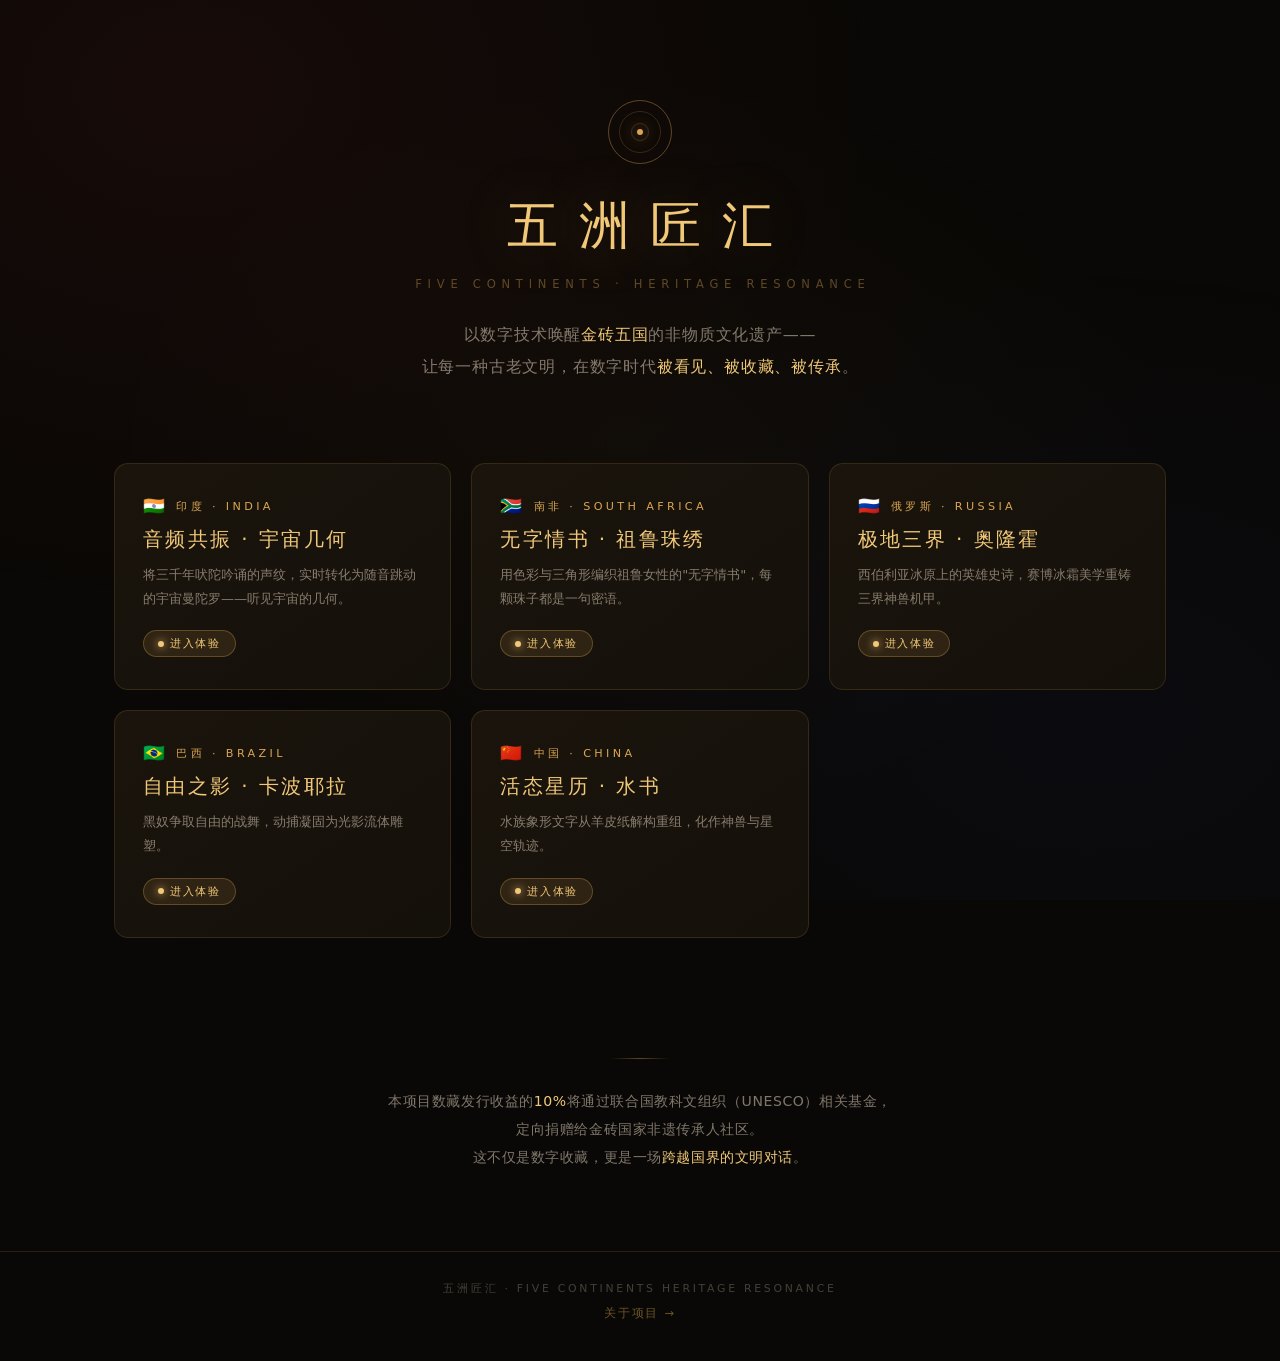
<file: index.html>
<!DOCTYPE html>
<html lang="zh-CN">
<head>
<meta charset="UTF-8">
<meta name="viewport" content="width=device-width, initial-scale=1.0">
<meta name="theme-color" content="#0a0806">
<title>五洲匠汇 · 金砖非遗数字藏品</title>
<meta property="og:title" content="五洲匠汇 · 金砖非遗数字藏品">
<meta property="og:description" content="让金砖非遗在数字时代被看见、被收藏、被传承">
<meta name="description" content="五洲匠汇——金砖五国非物质文化遗产数字藏品平台">
<style>
*{margin:0;padding:0;box-sizing:border-box}
:root{
  --bg:#0a0806;--bg2:#14100a;--card:#1a140c;--card-hover:#221a10;
  --gold:#DAA552;--gold-bright:#F0C878;--gold-dim:rgba(218,165,82,.4);
  --text:#F5E6D0;--text-dim:rgba(245,230,208,.5);--border:rgba(218,165,82,.15);
}
html{scroll-behavior:smooth}
body{
  background:var(--bg);color:var(--text);font-family:'Segoe UI','PingFang SC','Microsoft YaHei',system-ui,sans-serif;
  -webkit-font-smoothing:antialiased;min-height:100vh;overflow-x:hidden;
}
body::before{
  content:'';position:fixed;inset:0;z-index:0;pointer-events:none;
  background:
    radial-gradient(ellipse at 15% 10%,rgba(192,57,43,.07) 0%,transparent 45%),
    radial-gradient(ellipse at 85% 80%,rgba(30,64,175,.06) 0%,transparent 45%),
    radial-gradient(ellipse at 50% 50%,rgba(218,165,82,.03) 0%,transparent 60%);
}

/* ── Hero ── */
.hero{
  position:relative;z-index:1;text-align:center;padding:100px 24px 60px;
}
.hero-ornament{
  width:64px;height:64px;margin:0 auto 28px;border:1px solid var(--gold-dim);
  border-radius:50%;position:relative;animation:spin 60s linear infinite;
}
.hero-ornament::before,.hero-ornament::after{
  content:'';position:absolute;border-radius:50%;border:1px solid rgba(218,165,82,.2);
}
.hero-ornament::before{inset:10px;animation:spin 40s linear infinite reverse}
.hero-ornament::after{inset:22px;animation:spin 25s linear infinite}
.hero-ornament .dot{
  position:absolute;top:50%;left:50%;width:6px;height:6px;background:var(--gold);
  border-radius:50%;transform:translate(-50%,-50%);box-shadow:0 0 16px var(--gold);
}
@keyframes spin{to{transform:rotate(360deg)}}
.hero h1{
  font-size:clamp(2rem,5vw,3.2rem);font-weight:300;letter-spacing:.4em;
  color:var(--gold-bright);text-shadow:0 0 60px rgba(218,165,82,.25);
  margin-bottom:16px;padding-left:.4em;
}
.hero .en{
  font-size:.72rem;letter-spacing:.5em;color:var(--gold-dim);
  margin-bottom:28px;padding-left:.5em;
}
.hero .tagline{
  font-size:1rem;line-height:2;color:var(--text-dim);max-width:560px;
  margin:0 auto;letter-spacing:.05em;
}
.hero .tagline em{color:var(--gold-bright);font-style:normal}

/* ── 项目网格 ── */
.grid{
  position:relative;z-index:1;max-width:1100px;margin:0 auto;padding:20px 24px 80px;
  display:grid;grid-template-columns:repeat(auto-fill,minmax(300px,1fr));gap:20px;
}
.card{
  position:relative;display:block;padding:32px 28px;border-radius:14px;
  background:linear-gradient(145deg,var(--card),var(--bg2));
  border:1px solid var(--border);text-decoration:none;color:inherit;
  transition:all .35s cubic-bezier(.2,.8,.2,1);overflow:hidden;
}
.card::before{
  content:'';position:absolute;top:0;left:0;right:0;height:2px;
  background:linear-gradient(90deg,transparent,var(--gold),transparent);
  opacity:0;transition:opacity .35s;
}
.card:not(.soon):hover{
  transform:translateY(-4px);border-color:rgba(218,165,82,.4);
  box-shadow:0 12px 40px rgba(0,0,0,.5),0 0 30px rgba(218,165,82,.08);
  background:linear-gradient(145deg,var(--card-hover),var(--card));
}
.card:not(.soon):hover::before{opacity:1}
.card.soon{opacity:.55;cursor:default}
.card-country{
  font-size:.7rem;letter-spacing:.3em;color:var(--gold);margin-bottom:10px;
  display:flex;align-items:center;gap:8px;
}
.card-country .flag{font-size:1.1rem}
.card-title{
  font-size:1.25rem;font-weight:400;letter-spacing:.12em;color:var(--gold-bright);
  margin-bottom:10px;
}
.card-desc{
  font-size:.82rem;line-height:1.8;color:var(--text-dim);margin-bottom:20px;
}
.card-status{
  display:inline-flex;align-items:center;gap:6px;font-size:.7rem;letter-spacing:.15em;
  padding:5px 14px;border-radius:20px;
}
.card-status.live{
  background:rgba(218,165,82,.12);color:var(--gold-bright);
  border:1px solid rgba(218,165,82,.3);
}
.card-status.live::before{
  content:'';width:6px;height:6px;border-radius:50%;background:var(--gold-bright);
  box-shadow:0 0 8px var(--gold-bright);animation:pulse 2s infinite;
}
.card-status.soon{
  background:rgba(255,255,255,.04);color:var(--text-dim);
  border:1px solid rgba(255,255,255,.08);
}
@keyframes pulse{0%,100%{opacity:1}50%{opacity:.4}}
.card-arrow{
  position:absolute;right:24px;bottom:28px;font-size:1.2rem;color:var(--gold-dim);
  transition:all .3s;opacity:0;
}
.card:not(.soon):hover .card-arrow{opacity:1;transform:translateX(4px);color:var(--gold-bright)}

/* ── 公益宣言 ── */
.pledge{
  position:relative;z-index:1;max-width:680px;margin:0 auto;padding:40px 24px 80px;text-align:center;
}
.pledge-line{
  width:60px;height:1px;background:linear-gradient(90deg,transparent,var(--gold-dim),transparent);
  margin:0 auto 28px;
}
.pledge p{
  font-size:.88rem;line-height:2;color:var(--text-dim);letter-spacing:.04em;
}
.pledge p em{color:var(--gold-bright);font-style:normal}

/* ── 页脚 ── */
footer{
  position:relative;z-index:1;text-align:center;padding:30px 24px 40px;
  border-top:1px solid var(--border);
}
footer p{font-size:.68rem;letter-spacing:.25em;color:rgba(245,230,208,.25)}
.footer-link{
  display:inline-block;margin-top:10px;font-size:.72rem;letter-spacing:.15em;
  color:rgba(255,200,87,.4);text-decoration:none;transition:color .3s;
}
.footer-link:hover{color:var(--gold-bright)}

/* ── 响应式 ── */
@media(max-width:640px){
  .hero{padding:70px 20px 40px}
  .grid{padding:10px 16px 50px;gap:14px;grid-template-columns:1fr}
  .card{padding:24px 20px}
}
</style>
</head>
<body>

<section class="hero">
  <div class="hero-ornament"><div class="dot"></div></div>
  <h1>五洲匠汇</h1>
  <p class="en">FIVE CONTINENTS · HERITAGE RESONANCE</p>
  <p class="tagline">
    以数字技术唤醒<em>金砖五国</em>的非物质文化遗产——<br>
    让每一种古老文明，在数字时代<em>被看见、被收藏、被传承</em>。
  </p>
</section>

<section class="grid">

  <a class="card" href="india/">
    <div class="card-country"><span class="flag">🇮🇳</span> 印度 · INDIA</div>
    <h2 class="card-title">音频共振 · 宇宙几何</h2>
    <p class="card-desc">将三千年吠陀吟诵的声纹，实时转化为随音跳动的宇宙曼陀罗——听见宇宙的几何。</p>
    <span class="card-status live">进入体验</span>
    <span class="card-arrow">→</span>
  </a>

  <a class="card" href="zulu/">
    <div class="card-country"><span class="flag">🇿🇦</span> 南非 · SOUTH AFRICA</div>
    <h2 class="card-title">无字情书 · 祖鲁珠绣</h2>
    <p class="card-desc">用色彩与三角形编织祖鲁女性的"无字情书"，每颗珠子都是一句密语。</p>
    <span class="card-status live">进入体验</span>
    <span class="card-arrow">→</span>
  </a>

  <a class="card" href="russia/">
    <div class="card-country"><span class="flag">🇷🇺</span> 俄罗斯 · RUSSIA</div>
    <h2 class="card-title">极地三界 · 奥隆霍</h2>
    <p class="card-desc">西伯利亚冰原上的英雄史诗，赛博冰霜美学重铸三界神兽机甲。</p>
    <span class="card-status live">进入体验</span>
    <span class="card-arrow">→</span>
  </a>

  <a class="card" href="brazil/">
    <div class="card-country"><span class="flag">🇧🇷</span> 巴西 · BRAZIL</div>
    <h2 class="card-title">自由之影 · 卡波耶拉</h2>
    <p class="card-desc">黑奴争取自由的战舞，动捕凝固为光影流体雕塑。</p>
    <span class="card-status live">进入体验</span>
    <span class="card-arrow">→</span>
  </a>

  <a class="card" href="https://4ktyj09crz99a.feishuapp.com/app/app_17bzq8pfve2" target="_blank" rel="noopener">
    <div class="card-country"><span class="flag">🇨🇳</span> 中国 · CHINA</div>
    <h2 class="card-title">活态星历 · 水书</h2>
    <p class="card-desc">水族象形文字从羊皮纸解构重组，化作神兽与星空轨迹。</p>
    <span class="card-status live">进入体验</span>
    <span class="card-arrow">↗</span>
  </a>

</section>

<section class="pledge">
  <div class="pledge-line"></div>
  <p>
    本项目数藏发行收益的<em>10%</em>将通过联合国教科文组织（UNESCO）相关基金，<br>
    定向捐赠给金砖国家非遗传承人社区。<br>
    这不仅是数字收藏，更是一场<em>跨越国界的文明对话</em>。
  </p>
</section>

<footer>
  <p>五洲匠汇 · FIVE CONTINENTS HERITAGE RESONANCE</p>
  <a href="about/" class="footer-link">关于项目 →</a>
</footer>

</body>
</html>
</file>
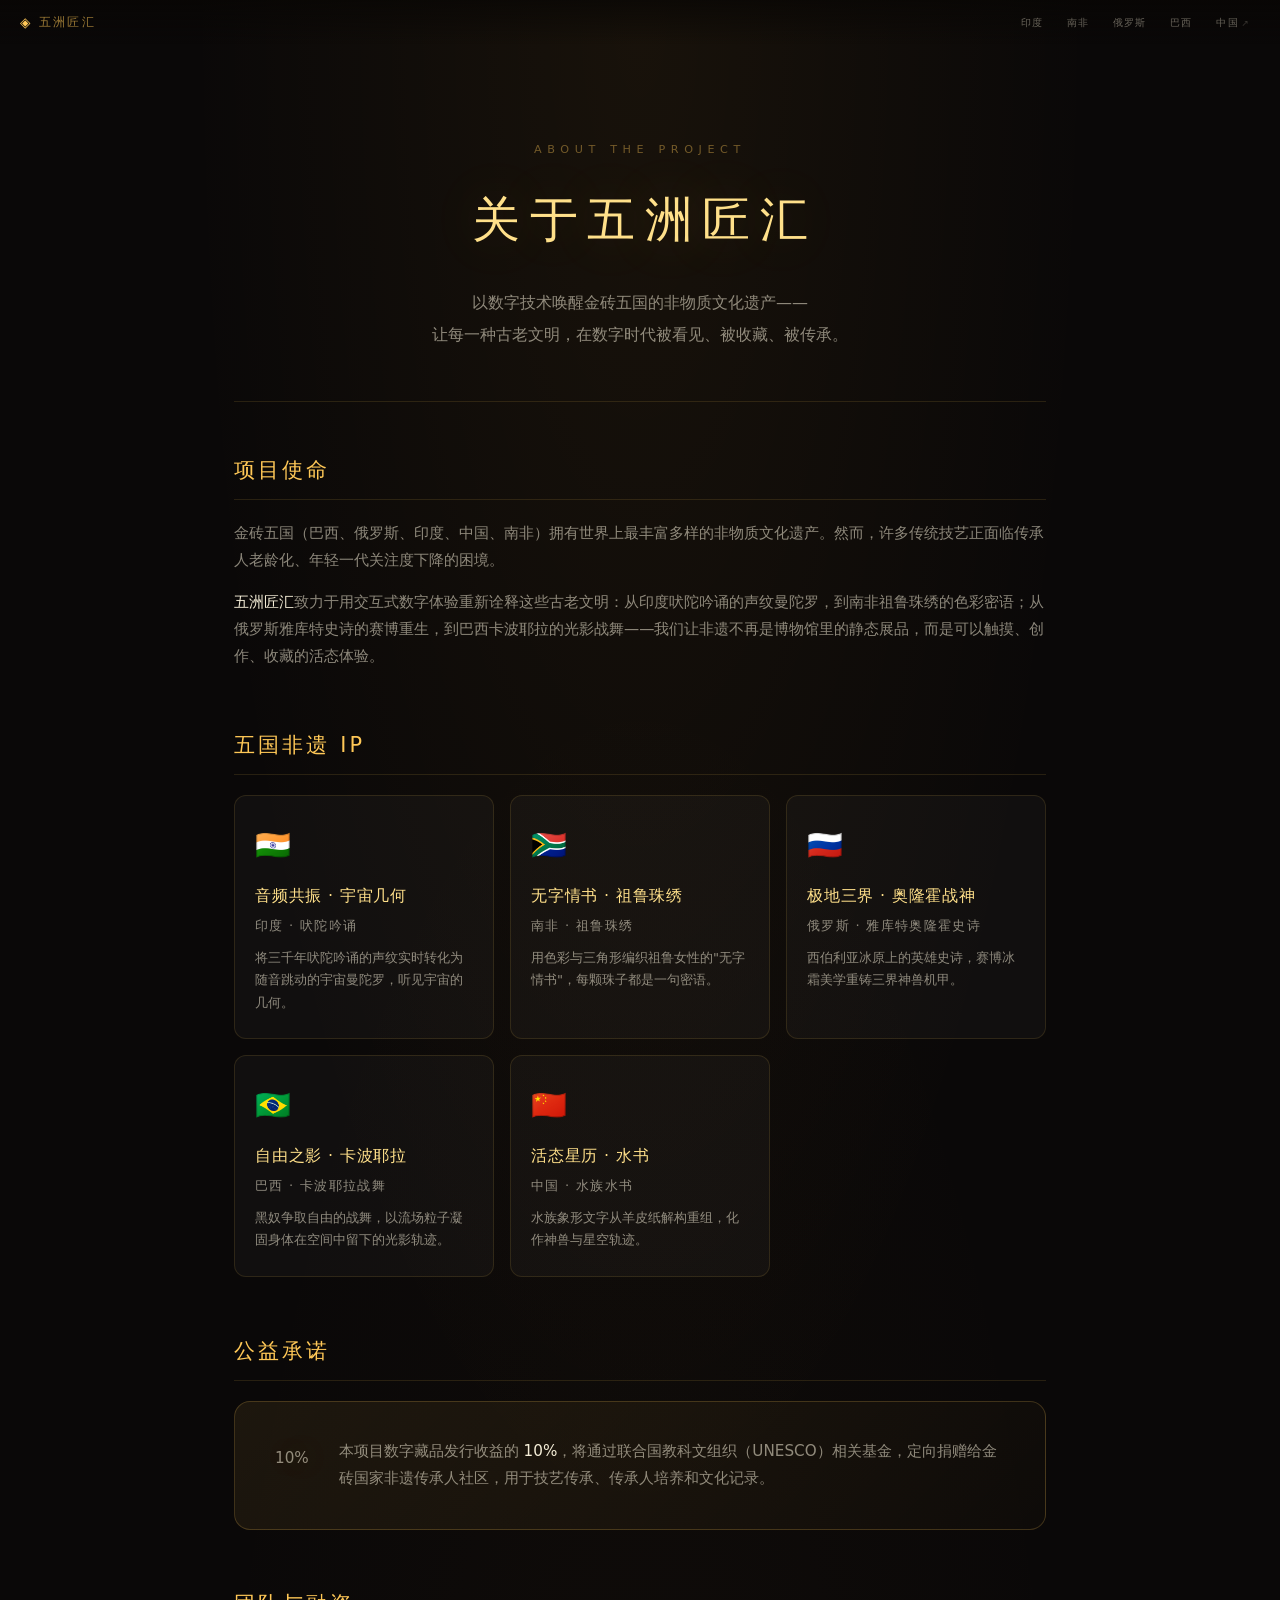
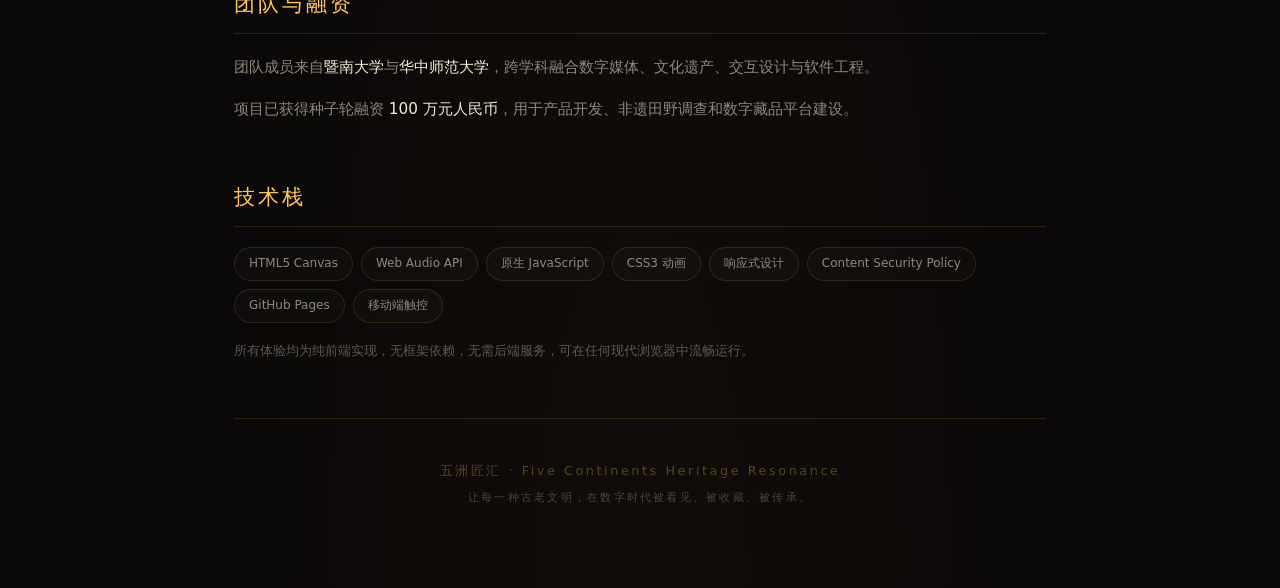
<file: about/index.html>
<!DOCTYPE html>
<html lang="zh-CN">
<head>
<meta charset="UTF-8">
<meta name="viewport" content="width=device-width, initial-scale=1.0">
<meta name="theme-color" content="#0a0808">
<title>关于项目 | 五洲匠汇</title>
<meta name="description" content="五洲匠汇——金砖五国非物质文化遗产数字藏品平台，以数字技术唤醒古老文明">
<meta http-equiv="Content-Security-Policy" content="default-src 'self'; img-src 'self' data:; style-src 'self'; script-src 'self'; object-src 'none'; base-uri 'none';">
<link rel="icon" href="data:image/svg+xml,<svg xmlns='http://www.w3.org/2000/svg' viewBox='0 0 100 100'><text y='.9em' font-size='90'>◈</text></svg>">
<link rel="stylesheet" href="../assets/nav.css">
<link rel="stylesheet" href="style.css">
</head>
<body>

<main class="about-page">

  <section class="hero-section">
    <p class="hero-en">ABOUT THE PROJECT</p>
    <h1>关于五洲匠汇</h1>
    <p class="hero-tagline">以数字技术唤醒金砖五国的非物质文化遗产——<br>让每一种古老文明，在数字时代被看见、被收藏、被传承。</p>
  </section>

  <section class="content-section">
    <h2>项目使命</h2>
    <p>金砖五国（巴西、俄罗斯、印度、中国、南非）拥有世界上最丰富多样的非物质文化遗产。然而，许多传统技艺正面临传承人老龄化、年轻一代关注度下降的困境。</p>
    <p><strong>五洲匠汇</strong>致力于用交互式数字体验重新诠释这些古老文明：从印度吠陀吟诵的声纹曼陀罗，到南非祖鲁珠绣的色彩密语；从俄罗斯雅库特史诗的赛博重生，到巴西卡波耶拉的光影战舞——我们让非遗不再是博物馆里的静态展品，而是可以触摸、创作、收藏的活态体验。</p>
  </section>

  <section class="content-section">
    <h2>五国非遗 IP</h2>
    <div class="ip-grid">
      <div class="ip-card">
        <span class="ip-flag">🇮🇳</span>
        <h3>音频共振 · 宇宙几何</h3>
        <p class="ip-sub">印度 · 吠陀吟诵</p>
        <p>将三千年吠陀吟诵的声纹实时转化为随音跳动的宇宙曼陀罗，听见宇宙的几何。</p>
      </div>
      <div class="ip-card">
        <span class="ip-flag">🇿🇦</span>
        <h3>无字情书 · 祖鲁珠绣</h3>
        <p class="ip-sub">南非 · 祖鲁珠绣</p>
        <p>用色彩与三角形编织祖鲁女性的"无字情书"，每颗珠子都是一句密语。</p>
      </div>
      <div class="ip-card">
        <span class="ip-flag">🇷🇺</span>
        <h3>极地三界 · 奥隆霍战神</h3>
        <p class="ip-sub">俄罗斯 · 雅库特奥隆霍史诗</p>
        <p>西伯利亚冰原上的英雄史诗，赛博冰霜美学重铸三界神兽机甲。</p>
      </div>
      <div class="ip-card">
        <span class="ip-flag">🇧🇷</span>
        <h3>自由之影 · 卡波耶拉</h3>
        <p class="ip-sub">巴西 · 卡波耶拉战舞</p>
        <p>黑奴争取自由的战舞，以流场粒子凝固身体在空间中留下的光影轨迹。</p>
      </div>
      <div class="ip-card">
        <span class="ip-flag">🇨🇳</span>
        <h3>活态星历 · 水书</h3>
        <p class="ip-sub">中国 · 水族水书</p>
        <p>水族象形文字从羊皮纸解构重组，化作神兽与星空轨迹。</p>
      </div>
    </div>
  </section>

  <section class="content-section pledge-section">
    <h2>公益承诺</h2>
    <div class="pledge-box">
      <p class="pledge-number">10%</p>
      <p class="pledge-text">本项目数字藏品发行收益的 <strong>10%</strong>，将通过联合国教科文组织（UNESCO）相关基金，定向捐赠给金砖国家非遗传承人社区，用于技艺传承、传承人培养和文化记录。</p>
    </div>
  </section>

  <section class="content-section">
    <h2>团队与融资</h2>
    <p>团队成员来自<strong>暨南大学</strong>与<strong>华中师范大学</strong>，跨学科融合数字媒体、文化遗产、交互设计与软件工程。</p>
    <p>项目已获得种子轮融资 <strong>100 万元人民币</strong>，用于产品开发、非遗田野调查和数字藏品平台建设。</p>
  </section>

  <section class="content-section">
    <h2>技术栈</h2>
    <div class="tech-tags">
      <span>HTML5 Canvas</span>
      <span>Web Audio API</span>
      <span>原生 JavaScript</span>
      <span>CSS3 动画</span>
      <span>响应式设计</span>
      <span>Content Security Policy</span>
      <span>GitHub Pages</span>
      <span>移动端触控</span>
    </div>
    <p class="tech-note">所有体验均为纯前端实现，无框架依赖，无需后端服务，可在任何现代浏览器中流畅运行。</p>
  </section>

  <footer class="about-footer">
    <p>五洲匠汇 · Five Continents Heritage Resonance</p>
    <p class="footer-sub">让每一种古老文明，在数字时代被看见、被收藏、被传承。</p>
  </footer>

</main>

<script src="../assets/nav.js"></script>
</body>
</html>
</file>
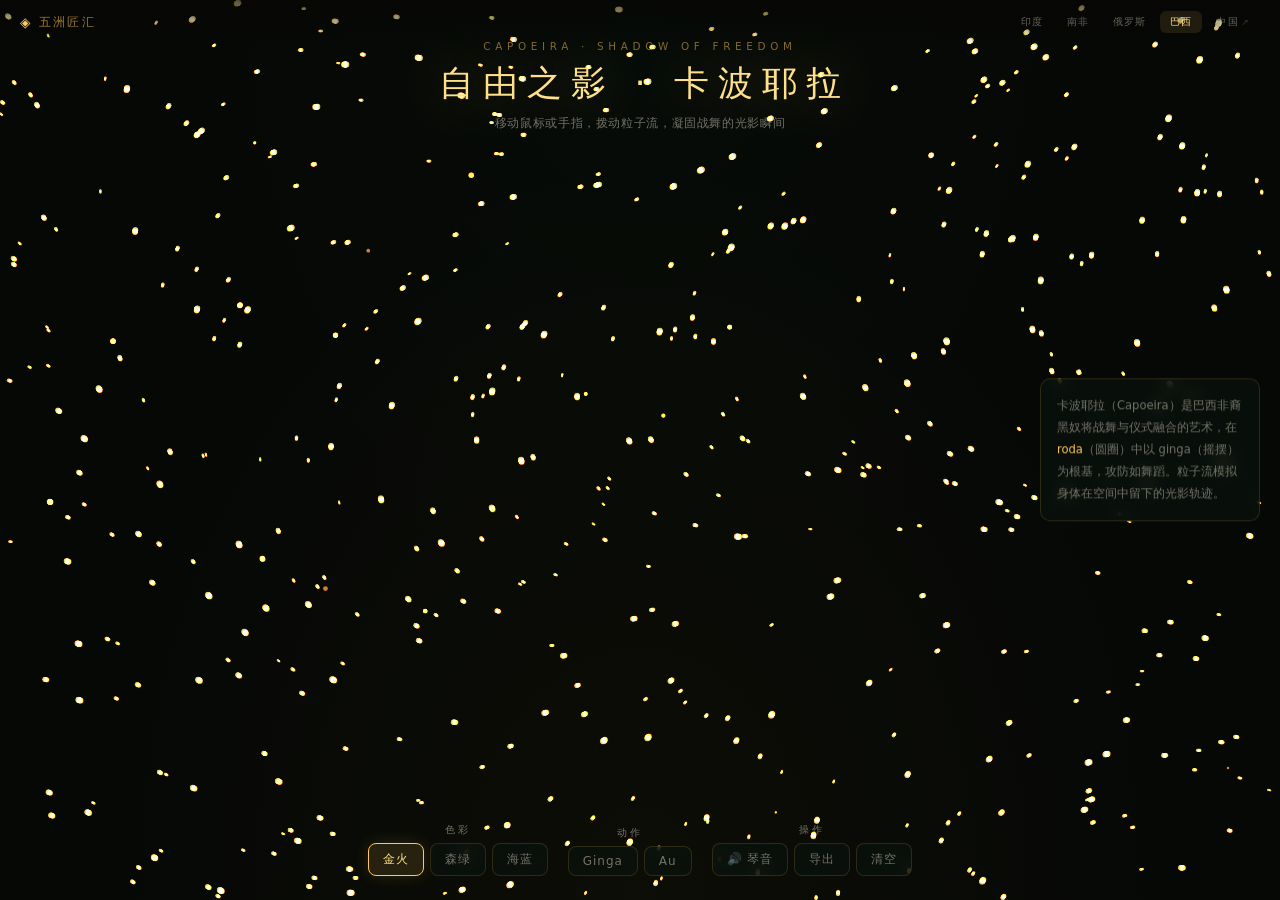
<file: brazil/index.html>
<!DOCTYPE html>
<html lang="zh-CN">
<head>
<meta charset="UTF-8">
<meta name="viewport" content="width=device-width, initial-scale=1.0, user-scalable=no, viewport-fit=cover">
<meta name="theme-color" content="#0a0e0a">
<title>自由之影 · 卡波耶拉 | 五洲匠汇</title>
<meta name="description" content="巴西卡波耶拉战舞——光影流体雕塑，用指尖拨动粒子流，凝固自由之舞的瞬间">
<meta http-equiv="Content-Security-Policy" content="default-src 'self'; img-src 'self' data: blob:; media-src 'self' blob:; style-src 'self'; script-src 'self'; object-src 'none'; base-uri 'none';">
<link rel="icon" href="data:image/svg+xml,<svg xmlns='http://www.w3.org/2000/svg' viewBox='0 0 100 100'><text y='.9em' font-size='90'>🥋</text></svg>">
<link rel="stylesheet" href="../assets/nav.css">
<link rel="stylesheet" href="style.css">
</head>
<body>

<canvas id="flowCanvas"></canvas>

<div class="ui-overlay">
  <header class="title-area">
    <p class="en">CAPOEIRA · SHADOW OF FREEDOM</p>
    <h1>自由之影 · 卡波耶拉</h1>
    <p class="desc">移动鼠标或手指，拨动粒子流，凝固战舞的光影瞬间</p>
  </header>

  <div class="controls">
    <div class="ctrl-group">
      <span class="ctrl-label">色彩</span>
      <div class="color-modes" role="radiogroup" aria-label="色彩模式">
        <button class="cm-btn active" data-mode="fire" aria-pressed="true">金火</button>
        <button class="cm-btn" data-mode="forest" aria-pressed="false">森绿</button>
        <button class="cm-btn" data-mode="ocean" aria-pressed="false">海蓝</button>
      </div>
    </div>
    <div class="ctrl-group">
      <span class="ctrl-label">动作</span>
      <div class="preset-row">
        <button class="p-btn" id="btnGinga" title="Ginga 基础摇摆">Ginga</button>
        <button class="p-btn" id="btnAu" title="Au 手翻">Au</button>
      </div>
    </div>
    <div class="ctrl-group">
      <span class="ctrl-label">操作</span>
      <div class="action-row">
        <button class="a-btn" id="btnSound" aria-label="开关伯朗布琴音">🔊 琴音</button>
        <button class="a-btn" id="btnExport" aria-label="导出图片">导出</button>
        <button class="a-btn" id="btnClear" aria-label="清空画布">清空</button>
      </div>
    </div>
  </div>
</div>

<div class="info-panel">
  <p>卡波耶拉（Capoeira）是巴西非裔黑奴将战舞与仪式融合的艺术，在 <em>roda</em>（圆圈）中以 ginga（摇摆）为根基，攻防如舞蹈。粒子流模拟身体在空间中留下的光影轨迹。</p>
</div>

<noscript><div class="noscript">此应用需要 JavaScript</div></noscript>

<script src="../assets/nav.js"></script>
<script src="main.js" defer></script>
</body>
</html>
</file>
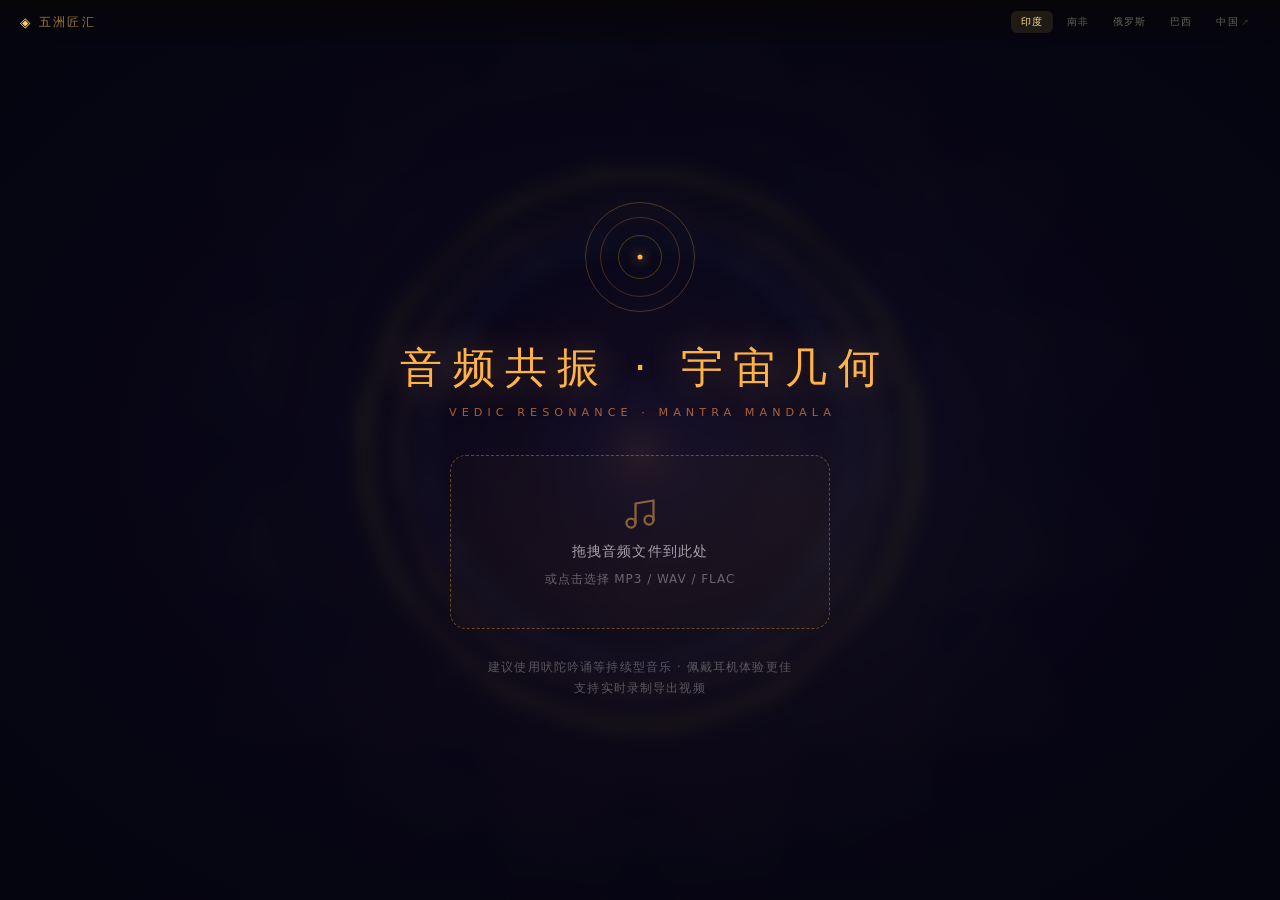
<file: india/index.html>
<!DOCTYPE html>
<html lang="zh-CN">
<head>
<meta charset="UTF-8">
<meta name="viewport" content="width=device-width, initial-scale=1.0, user-scalable=no, viewport-fit=cover">
<meta name="apple-mobile-web-app-capable" content="yes">
<meta name="apple-mobile-web-app-status-bar-style" content="black-translucent">
<meta name="theme-color" content="#050510">
<title>音频共振 · 宇宙几何 — Vedic Resonance</title>
<!-- 微信/社交分享 -->
<meta property="og:title" content="音频共振 · 宇宙几何 | 吠陀吟诵可视化">
<meta property="og:description" content="将千年吠陀吟诵转化为随音跳动的宇宙曼陀罗，非遗数字藏品">
<meta property="og:type" content="website">
<meta name="description" content="吠陀吟诵音频可视化，实时生成神圣几何曼陀罗，非遗数字藏品体验">
<meta name="keywords" content="吠陀,吟诵,音频可视化,曼陀罗,数字藏品,非遗,Sri Yantra">
<meta http-equiv="Content-Security-Policy" content="default-src 'self'; img-src 'self' data: blob:; media-src 'self' blob:; style-src 'self'; script-src 'self'; object-src 'none'; base-uri 'none';">
<link rel="icon" href="data:image/svg+xml,<svg xmlns='http://www.w3.org/2000/svg' viewBox='0 0 100 100'><text y='.9em' font-size='90'>🕉️</text></svg>">
<link rel="stylesheet" href="../assets/nav.css">
<link rel="stylesheet" href="style.css">
</head>
<body>
<canvas id="bg"></canvas>
<div id="watermark">VEDIC RESONANCE</div>

<div id="intro">
  <div class="mandala-deco"><div class="dot"></div></div>
  <h1>音频共振 · 宇宙几何</h1>
  <p class="subtitle">VEDIC RESONANCE · MANTRA MANDALA</p>
  <div id="dropzone" tabindex="0" role="button" aria-label="选择或拖拽音频文件">
    <svg width="36" height="36" viewBox="0 0 24 24" fill="none" stroke="#FFB347" stroke-width="1.5" stroke-linecap="round" stroke-linejoin="round" aria-hidden="true">
      <path d="M9 18V5l12-2v13" /><circle cx="6" cy="18" r="3" /><circle cx="18" cy="16" r="3" />
    </svg>
    <p>拖拽音频文件到此处</p>
    <p class="or">或点击选择 MP3 / WAV / FLAC</p>
  </div>
  <input type="file" id="fileInput" accept="audio/*" hidden>
  <p class="hint">建议使用吠陀吟诵等持续型音乐 · 佩戴耳机体验更佳<br>支持实时录制导出视频</p>
</div>

<div id="recIndicator" class="hidden" aria-live="polite">
  <span class="rec-dot"></span> REC <span id="recTime">00:00</span>
</div>

<div id="player" class="hidden">
  <div class="progress-wrap"><div id="progress"></div></div>
  <div class="player-row">
    <button class="ctrl" id="btnPlay" aria-label="播放或暂停">⏸</button>
    <span id="timeDisplay">0:00 / 0:00</span>
    <div class="spacer"></div>
    <button class="ctrl rec" id="btnRecord" aria-label="录制视频" title="录制视频">●</button>
    <button class="ctrl sym" id="btnSym" aria-label="切换对称数">☸ 对称 8</button>
    <button class="ctrl" id="btnNew" aria-label="选择新文件" title="选择新文件">♪</button>
  </div>
</div>

<script src="../assets/nav.js"></script>
<script src="main.js"></script>
</body>
</html>
</file>
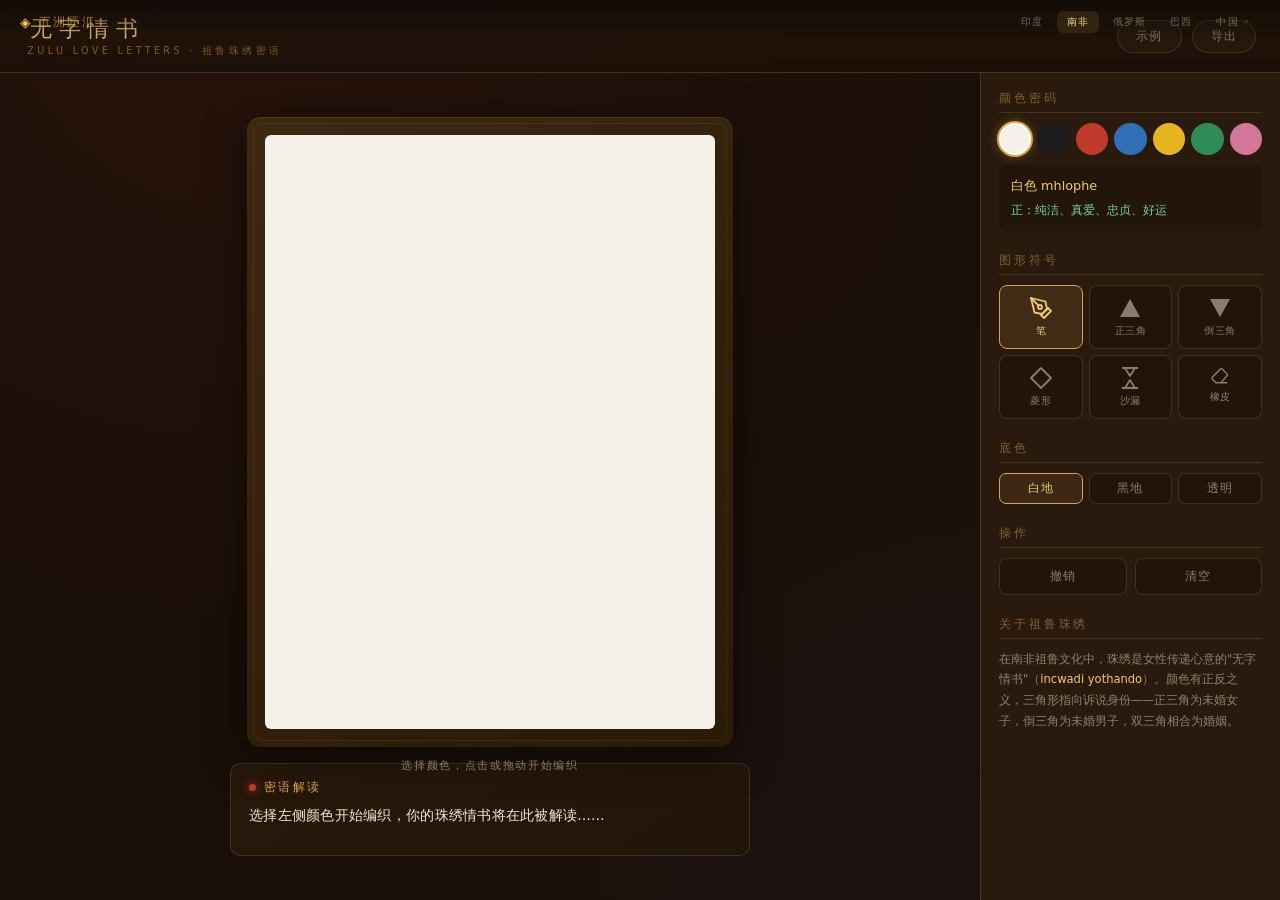
<file: zulu/index.html>
<!DOCTYPE html>
<html lang="zh-CN">
<head>
<meta charset="UTF-8">
<meta name="viewport" content="width=device-width, initial-scale=1.0, user-scalable=no, viewport-fit=cover">
<meta name="theme-color" content="#1a0f08">
<title>无字情书 · 祖鲁珠绣 — Zulu Love Letters</title>
<meta property="og:title" content="无字情书 · 祖鲁珠绣 | 祖鲁珠绣密语创作器">
<meta property="og:description" content="用色彩与几何编织你的无字情书——南非祖鲁珠绣非遗数字体验">
<meta name="description" content="南非祖鲁珠绣交互创作器，用颜色密码和三角形符号编织无字情书">
<meta http-equiv="Content-Security-Policy" content="default-src 'self'; img-src 'self' data: blob:; style-src 'self' 'unsafe-inline'; script-src 'self'; object-src 'none'; base-uri 'none';">
<link rel="icon" href="data:image/svg+xml,<svg xmlns='http://www.w3.org/2000/svg' viewBox='0 0 100 100'><text y='.9em' font-size='90'>📿</text></svg>">
<link rel="stylesheet" href="../assets/nav.css">
<link rel="stylesheet" href="style.css">
</head>
<body>

<div id="app">
  <!-- 顶部标题 -->
  <header id="topbar">
    <div class="title-block">
      <h1>无字情书</h1>
      <p class="subtitle">ZULU LOVE LETTERS · 祖鲁珠绣密语</p>
    </div>
    <div class="topbar-actions">
      <button class="tbtn" id="btnPreset" title="载入示例图案">示例</button>
      <button class="tbtn" id="btnExport" title="导出为图片">导出</button>
    </div>
  </header>

  <main id="workspace">
    <!-- 珠绣画布区 -->
    <section id="canvasArea">
      <div id="canvasWrap">
        <canvas id="beadCanvas"></canvas>
        <div id="canvasHint">选择颜色，点击或拖动开始编织</div>
      </div>
      <div id="readingPanel">
        <div class="reading-header">
          <span class="reading-dot"></span>
          <span>密语解读</span>
        </div>
        <div id="readingText">选择左侧颜色开始编织，你的珠绣情书将在此被解读……</div>
        <div id="shapeTags"></div>
      </div>
    </section>

    <!-- 控制面板 -->
    <aside id="panel">
      <!-- 颜色面板 -->
      <div class="panel-section">
        <h2>颜色密码</h2>
        <div id="colorPalette"></div>
        <div id="colorMeaning" class="color-meaning"></div>
      </div>

      <!-- 工具 -->
      <div class="panel-section">
        <h2>图形符号</h2>
        <div id="toolPalette" class="tool-palette"></div>
      </div>

      <!-- 背景 -->
      <div class="panel-section">
        <h2>底色</h2>
        <div id="bgSwitch" class="bg-switch">
          <button class="bg-opt active" data-bg="white">白地</button>
          <button class="bg-opt" data-bg="black">黑地</button>
          <button class="bg-opt" data-bg="none">透明</button>
        </div>
      </div>

      <!-- 操作 -->
      <div class="panel-section">
        <h2>操作</h2>
        <div class="action-row">
          <button class="abtn" id="btnUndo">撤销</button>
          <button class="abtn danger" id="btnClear">清空</button>
        </div>
      </div>

      <!-- 文化注脚 -->
      <div class="panel-section cultural-note">
        <h2>关于祖鲁珠绣</h2>
        <p>在南非祖鲁文化中，珠绣是女性传递心意的"无字情书"（<em>incwadi yothando</em>）。颜色有正反之义，三角形指向诉说身份——正三角为未婚女子，倒三角为未婚男子，双三角相合为婚姻。</p>
      </div>
    </aside>
  </main>
</div>

<script src="../assets/nav.js"></script>
<script src="main.js"></script>
</body>
</html>
</file>
<file: assets/nav.css>
/* ═══════════════════════════════════════════
   五洲匠汇 — 共享导航
   ═══════════════════════════════════════════ */
#wz-nav{
  position:fixed;top:0;left:0;right:0;z-index:100;
  height:44px;display:flex;align-items:center;justify-content:space-between;
  padding:0 20px;
  background:linear-gradient(180deg,rgba(8,6,4,.7) 0%,rgba(8,6,4,0) 100%);
  transition:opacity .4s ease,transform .4s ease;
  pointer-events:none;
  font-family:'Segoe UI','PingFang SC','Microsoft YaHei',system-ui,sans-serif;
}
#wz-nav.visible{pointer-events:auto}
#wz-nav.hidden{opacity:0;transform:translateY(-8px)}

#wz-nav .wz-logo{
  color:rgba(255,200,87,.6);text-decoration:none;
  font-size:.72rem;letter-spacing:.2em;font-weight:400;
  transition:color .3s;pointer-events:auto;
  display:flex;align-items:center;gap:6px;
}
#wz-nav .wz-logo:hover{color:#FFE08A}
#wz-nav .wz-logo .wz-gem{color:#FFC857;font-size:.85rem}

#wz-nav .wz-links{display:flex;gap:4px;pointer-events:auto}
#wz-nav .wz-link{
  padding:4px 10px;border-radius:6px;
  font-size:.65rem;letter-spacing:.1em;
  color:rgba(245,238,216,.4);text-decoration:none;
  transition:all .25s;white-space:nowrap;
}
#wz-nav .wz-link:hover{color:rgba(245,238,216,.8);background:rgba(255,255,255,.05)}
#wz-nav .wz-link.active{color:#FFE08A;background:rgba(255,200,87,.1)}
#wz-nav .wz-link.ext::after{content:'↗';font-size:.55rem;margin-left:3px;opacity:.5}

@media(max-width:768px){
  #wz-nav{padding:0 12px;height:40px}
  #wz-nav .wz-link{padding:3px 7px;font-size:.6rem}
  #wz-nav .wz-logo span:not(.wz-gem){display:none}
}
@media(max-width:480px){
  #wz-nav .wz-links{gap:2px}
  #wz-nav .wz-link{padding:3px 5px;font-size:.55rem}
}
</file>
<file: about/style.css>
/* ═══════════════════════════════════════════
   关于项目 — 样式表
   ═══════════════════════════════════════════ */
*{margin:0;padding:0;box-sizing:border-box}
:root{
  --bg:#0a0808;
  --bg-card:rgba(255,255,255,.03);
  --border:rgba(255,200,87,.12);
  --gold:#FFC857;
  --gold-bright:#FFE08A;
  --text:#F5EED8;
  --text-dim:rgba(245,238,216,.55);
}
html{scroll-behavior:smooth}
body{
  background:
    radial-gradient(ellipse at 50% 0%,rgba(255,180,50,.06) 0%,transparent 50%),
    radial-gradient(ellipse at 50% 100%,rgba(180,120,40,.04) 0%,transparent 50%),
    var(--bg);
  color:var(--text);
  font-family:'Segoe UI','PingFang SC','Microsoft YaHei',system-ui,sans-serif;
  -webkit-font-smoothing:antialiased;
  line-height:1.8;
  min-height:100vh;
}

.about-page{
  max-width:860px;
  margin:0 auto;
  padding:80px 24px 60px;
}

/* ── Hero ── */
.hero-section{
  text-align:center;
  padding:60px 0 50px;
  border-bottom:1px solid var(--border);
  margin-bottom:50px;
}
.hero-en{
  font-size:.7rem;letter-spacing:.5em;color:rgba(255,200,87,.4);
  margin-bottom:16px;
}
.hero-section h1{
  font-size:clamp(2rem,5vw,3rem);font-weight:300;letter-spacing:.2em;
  color:var(--gold-bright);
  text-shadow:0 0 60px rgba(255,200,87,.2);
  padding-left:.2em;
  margin-bottom:24px;
}
.hero-tagline{
  font-size:1rem;color:var(--text-dim);max-width:560px;margin:0 auto;
  line-height:2;
}

/* ── 内容区块 ── */
.content-section{
  margin-bottom:56px;
}
.content-section h2{
  font-size:1.3rem;font-weight:400;letter-spacing:.15em;
  color:var(--gold);
  margin-bottom:20px;
  padding-bottom:10px;
  border-bottom:1px solid var(--border);
}
.content-section p{
  color:var(--text-dim);
  margin-bottom:14px;
  font-size:.95rem;
}
.content-section strong{
  color:var(--text);
  font-weight:500;
}

/* ── IP 卡片网格 ── */
.ip-grid{
  display:grid;
  grid-template-columns:repeat(auto-fill,minmax(240px,1fr));
  gap:16px;
}
.ip-card{
  background:var(--bg-card);
  border:1px solid var(--border);
  border-radius:12px;
  padding:24px 20px;
  transition:border-color .3s,transform .3s;
}
.ip-card:hover{
  border-color:rgba(255,200,87,.3);
  transform:translateY(-2px);
}
.ip-flag{font-size:1.8rem;display:block;margin-bottom:10px}
.ip-card h3{
  font-size:1rem;font-weight:500;color:var(--gold-bright);
  margin-bottom:4px;letter-spacing:.05em;
}
.ip-sub{
  font-size:.72rem;color:rgba(255,200,87,.4);letter-spacing:.1em;
  margin-bottom:10px!important;
}
.ip-card p{font-size:.82rem;line-height:1.7;margin:0}

/* ── 公益承诺 ── */
.pledge-box{
  display:flex;align-items:center;gap:30px;
  background:linear-gradient(135deg,rgba(255,200,87,.08),rgba(255,200,87,.02));
  border:1px solid rgba(255,200,87,.2);
  border-radius:16px;
  padding:36px 40px;
}
.pledge-number{
  font-size:4rem;font-weight:200;color:var(--gold-bright);
  line-height:1;white-space:nowrap;
  text-shadow:0 0 40px rgba(255,200,87,.3);
}
.pledge-text{font-size:.95rem!important;margin:0!important}

/* ── 技术标签 ── */
.tech-tags{
  display:flex;flex-wrap:wrap;gap:8px;margin-bottom:16px;
}
.tech-tags span{
  padding:5px 14px;border-radius:20px;font-size:.75rem;
  border:1px solid var(--border);
  color:var(--text-dim);
  background:rgba(255,255,255,.02);
}
.tech-note{font-size:.82rem!important;color:rgba(245,238,216,.35)!important}

/* ── 页脚 ── */
.about-footer{
  text-align:center;padding:40px 0 20px;
  border-top:1px solid var(--border);
  margin-top:40px;
}
.about-footer p{
  font-size:.8rem;color:rgba(255,200,87,.3);letter-spacing:.2em;
}
.footer-sub{
  font-size:.7rem!important;color:rgba(245,238,216,.25)!important;
  margin-top:6px!important;letter-spacing:.1em;
}

/* ── 响应式 ── */
@media(max-width:600px){
  .about-page{padding:60px 16px 40px}
  .pledge-box{flex-direction:column;text-align:center;gap:16px;padding:28px 20px}
  .pledge-number{font-size:3rem}
  .ip-grid{grid-template-columns:1fr}
}
</file>
<file: brazil/style.css>
/* ═══════════════════════════════════════════
   自由之影 · 卡波耶拉 — 样式表
   ═══════════════════════════════════════════ */
*{margin:0;padding:0;box-sizing:border-box}
:root{
  --bg:#0a0e0a;
  --panel:rgba(10,18,12,.75);
  --border:rgba(255,200,80,.15);
  --gold:#FFC857;
  --gold-bright:#FFE08A;
  --text:#F5EED8;
  --text-dim:rgba(245,238,216,.45);
}
html,body{
  width:100%;height:100%;overflow:hidden;background:var(--bg);
  font-family:'Segoe UI','PingFang SC','Microsoft YaHei',system-ui,sans-serif;
  color:var(--text);-webkit-font-smoothing:antialiased;
}
body{
  background:
    radial-gradient(ellipse at 50% 100%,rgba(255,180,50,.05) 0%,transparent 60%),
    radial-gradient(ellipse at 50% 0%,rgba(0,100,60,.06) 0%,transparent 50%),
    var(--bg);
}
#flowCanvas{
  position:fixed;inset:0;display:block;
  touch-action:none;cursor:crosshair;
}

/* ── 返回链接 ── */
.back-home{
  position:fixed;top:16px;left:20px;z-index:20;
  color:var(--text-dim);text-decoration:none;font-size:.75rem;letter-spacing:.15em;
  transition:color .3s;
}
.back-home:hover{color:var(--gold-bright)}

/* ── 标题 ── */
.ui-overlay{position:fixed;inset:0;z-index:10;pointer-events:none}
.title-area{
  position:absolute;top:40px;left:50%;transform:translateX(-50%);
  text-align:center;pointer-events:none;
}
.title-area .en{
  font-size:.65rem;letter-spacing:.45em;color:rgba(255,200,87,.5);margin-bottom:8px;
}
.title-area h1{
  font-size:clamp(1.4rem,3.5vw,2.2rem);font-weight:300;letter-spacing:.25em;
  color:var(--gold-bright);text-shadow:0 0 50px rgba(255,200,87,.3);
  padding-left:.25em;
}
.title-area .desc{
  font-size:.78rem;color:var(--text-dim);margin-top:8px;letter-spacing:.05em;
}

/* ── 控制面板 ── */
.controls{
  position:absolute;bottom:24px;left:50%;transform:translateX(-50%);
  display:flex;gap:20px;align-items:flex-end;flex-wrap:wrap;justify-content:center;
  pointer-events:auto;max-width:95vw;
}
.ctrl-group{display:flex;flex-direction:column;gap:6px;align-items:center}
.ctrl-label{
  font-size:.6rem;letter-spacing:.25em;color:var(--text-dim);text-transform:uppercase;
}
.color-modes,.preset-row,.action-row{display:flex;gap:6px}
.cm-btn,.p-btn,.a-btn{
  padding:7px 14px;border-radius:8px;font-size:.75rem;letter-spacing:.08em;
  border:1px solid var(--border);background:var(--panel);color:var(--text-dim);
  cursor:pointer;transition:all .25s;backdrop-filter:blur(8px);-webkit-backdrop-filter:blur(8px);
  font-family:inherit;
}
.cm-btn:hover,.p-btn:hover,.a-btn:hover{
  border-color:rgba(255,200,87,.35);color:var(--text);
}
.cm-btn.active{
  background:rgba(255,200,87,.12);border-color:var(--gold);color:var(--gold-bright);
  box-shadow:0 0 16px rgba(255,200,87,.15);
}
.a-btn.on{color:var(--gold-bright);border-color:var(--gold)}
.p-btn.playing{
  background:rgba(255,200,87,.15);border-color:var(--gold);color:var(--gold-bright);
}

/* ── 信息面板 ── */
.info-panel{
  position:fixed;right:20px;top:50%;transform:translateY(-50%);
  max-width:220px;z-index:10;pointer-events:none;
}
.info-panel p{
  font-size:.72rem;line-height:1.9;color:var(--text-dim);
  background:var(--panel);padding:16px;border-radius:10px;
  border:1px solid var(--border);backdrop-filter:blur(8px);-webkit-backdrop-filter:blur(8px);
}
.info-panel em{color:var(--gold);font-style:normal}

.noscript{
  position:fixed;inset:0;display:flex;align-items:center;justify-content:center;
  background:var(--bg);color:var(--text);z-index:100;
}

/* ── 响应式 ── */
@media(max-width:768px){
  .title-area{top:30px}
  .title-area .desc{display:none}
  .info-panel{
    position:fixed;right:auto;left:50%;bottom:140px;transform:translateX(-50%) translateY(0);
    top:auto;max-width:90vw;width:90vw;
  }
  .info-panel p{font-size:.68rem;padding:12px}
  .controls{bottom:16px;gap:12px}
  .cm-btn,.p-btn,.a-btn{padding:6px 10px;font-size:.7rem}
}
@media(max-width:480px){
  .ctrl-group{gap:4px}
  .cm-btn,.p-btn,.a-btn{padding:5px 8px;font-size:.65rem}
}
</file>
<file: india/style.css>
/* ═══════════════════════════════════════════
   音频共振 · 宇宙几何 — Vedic Resonance
   样式表
   ═══════════════════════════════════════════ */
*{margin:0;padding:0;box-sizing:border-box}
html,body{width:100%;height:100%;overflow:hidden;background:#0a0812;font-family:'Segoe UI','PingFang SC','Microsoft YaHei',system-ui,sans-serif;color:#fff;-webkit-font-smoothing:antialiased}
canvas{display:block;position:fixed;top:0;left:0;touch-action:none;user-select:none;-webkit-user-select:none;-webkit-tap-highlight-color:transparent}
.back-home{position:fixed;top:16px;left:20px;z-index:30;color:rgba(255,179,71,.5);text-decoration:none;font-size:.75rem;letter-spacing:.15em;transition:color .3s}
.back-home:hover{color:#FFB347}

/* ── Intro ── */
#intro{position:fixed;inset:0;z-index:20;display:flex;flex-direction:column;align-items:center;justify-content:center;
  background:radial-gradient(ellipse at center,rgba(12,8,32,.85) 0%,rgba(5,5,16,.97) 100%);
  backdrop-filter:blur(10px);-webkit-backdrop-filter:blur(10px);transition:opacity .8s ease}
#intro.hidden{opacity:0;pointer-events:none}
.mandala-deco{width:110px;height:110px;border:1px solid rgba(255,179,71,.25);border-radius:50%;margin-bottom:28px;position:relative;animation:spin 40s linear infinite}
.mandala-deco::before,.mandala-deco::after{content:'';position:absolute;border-radius:50%}
.mandala-deco::before{inset:14px;border:1px solid rgba(255,140,66,.25);animation:spin 25s linear infinite reverse}
.mandala-deco::after{inset:32px;border:1px solid rgba(255,215,0,.25);animation:spin 18s linear infinite}
.mandala-deco .dot{position:absolute;top:50%;left:50%;width:5px;height:5px;background:#FFB347;border-radius:50%;transform:translate(-50%,-50%);box-shadow:0 0 12px #FFB347}
@keyframes spin{to{transform:rotate(360deg)}}
#intro h1{font-size:clamp(1.6rem,4.5vw,2.6rem);font-weight:300;letter-spacing:.25em;color:#FFB347;text-shadow:0 0 40px rgba(255,179,71,.4);margin-bottom:10px;padding-left:.25em}
.subtitle{font-size:.7rem;letter-spacing:.45em;color:rgba(255,140,66,.65);margin-bottom:36px;padding-left:.45em}
#dropzone{width:min(380px,82vw);padding:40px 24px;border:1.5px dashed rgba(255,179,71,.35);border-radius:16px;cursor:pointer;
  display:flex;flex-direction:column;align-items:center;gap:10px;transition:all .3s;background:rgba(255,179,71,.02)}
#dropzone:hover,#dropzone.drag,#dropzone:focus-visible{border-color:rgba(255,179,71,.8);background:rgba(255,179,71,.07);box-shadow:0 0 50px rgba(255,179,71,.12);transform:translateY(-2px);outline:none}
#dropzone svg{opacity:.5}
#dropzone p{font-size:.9rem;color:rgba(255,255,255,.6);letter-spacing:.08em}
#dropzone .or{font-size:.75rem;color:rgba(255,255,255,.35)}
.hint{margin-top:28px;font-size:.72rem;color:rgba(255,255,255,.3);letter-spacing:.1em;text-align:center;line-height:1.8}

/* ── Player ── */
#player{position:fixed;bottom:0;left:0;right:0;z-index:15;padding:0 24px 20px;transition:opacity .5s}
#player.hidden{display:none}
.progress-wrap{width:100%;height:3px;background:rgba(255,255,255,.1);border-radius:2px;cursor:pointer;margin-bottom:12px;overflow:hidden}
#progress{height:100%;width:0;background:linear-gradient(90deg,#FFD700,#1E40AF);border-radius:2px;transition:width .1s linear}
.player-row{display:flex;align-items:center;gap:14px}
.ctrl{background:rgba(255,255,255,.06);border:1px solid rgba(255,255,255,.1);color:#fff;width:38px;height:38px;border-radius:50%;
  cursor:pointer;font-size:.85rem;display:flex;align-items:center;justify-content:center;transition:all .2s;backdrop-filter:blur(8px);-webkit-backdrop-filter:blur(8px)}
.ctrl:hover:not(:disabled){background:rgba(255,179,71,.15);border-color:rgba(255,179,71,.4)}
.ctrl:disabled{opacity:.35;cursor:not-allowed}
.ctrl:focus-visible{outline:2px solid rgba(255,179,71,.6);outline-offset:2px}
.ctrl.rec.active{background:rgba(255,60,60,.3);border-color:#ff3c3c;color:#ff6060;animation:pulse 1.5s infinite}
@keyframes pulse{0%,100%{box-shadow:0 0 0 0 rgba(255,60,60,.4)}50%{box-shadow:0 0 0 8px rgba(255,60,60,0)}}
#timeDisplay{font-size:.78rem;color:rgba(255,255,255,.5);font-variant-numeric:tabular-nums;letter-spacing:.05em;min-width:110px}
.spacer{flex:1}
.ctrl.sym{width:auto;padding:0 14px;border-radius:19px;font-size:.78rem;letter-spacing:.05em}

/* ── Record indicator ── */
#recIndicator{position:fixed;top:20px;left:50%;transform:translateX(-50%);z-index:18;display:flex;align-items:center;gap:8px;
  background:rgba(255,40,40,.15);border:1px solid rgba(255,60,60,.4);padding:6px 16px;border-radius:20px;
  font-size:.78rem;color:#ff8080;letter-spacing:.1em;backdrop-filter:blur(8px);-webkit-backdrop-filter:blur(8px)}
#recIndicator.hidden{display:none}
.rec-dot{width:8px;height:8px;background:#ff3c3c;border-radius:50%;animation:blink 1s infinite}
@keyframes blink{50%{opacity:.3}}

/* ── Title watermark ── */
#watermark{position:fixed;top:20px;right:24px;z-index:10;font-size:.65rem;letter-spacing:.3em;color:rgba(255,255,255,.15);pointer-events:none}

/* ── Toast ── */
#toast{position:fixed;top:50%;left:50%;transform:translate(-50%,-50%);z-index:50;
  background:rgba(20,15,35,.92);border:1px solid rgba(255,179,71,.3);color:#FFD700;
  padding:12px 24px;border-radius:10px;font-size:.85rem;letter-spacing:.08em;
  pointer-events:none;opacity:0;transition:opacity .3s;max-width:80vw;text-align:center;
  backdrop-filter:blur(10px);-webkit-backdrop-filter:blur(10px)}

/* ── 移动端适配 ── */
@media (max-width: 768px) {
  #player{padding:0 16px calc(16px + env(safe-area-inset-bottom))}
  .ctrl{width:44px;height:44px;font-size:1rem}
  .ctrl.sym{padding:0 12px;font-size:.72rem}
  #timeDisplay{font-size:.7rem;min-width:80px}
  #intro h1{font-size:1.5rem;letter-spacing:.18em}
  .subtitle{font-size:.6rem;letter-spacing:.3em;margin-bottom:24px}
  #dropzone{width:86vw;padding:32px 16px}
  .mandala-deco{width:80px;height:80px;margin-bottom:20px}
  .hint{font-size:.65rem;margin-top:20px}
  #watermark{top:12px;right:16px;font-size:.55rem}
  #recIndicator{top:12px;font-size:.7rem;padding:5px 12px}
  #autoHint{bottom:70px !important;font-size:.75rem !important}
}
@media (max-width: 480px) {
  #intro h1{font-size:1.2rem;letter-spacing:.15em}
  .ctrl{width:40px;height:40px}
  #timeDisplay{display:none}
}
</file>
<file: zulu/style.css>
/* ═══════════════════════════════════════════
   无字情书 · 祖鲁珠绣 — Zulu Love Letters
   样式表
   ═══════════════════════════════════════════ */
*{margin:0;padding:0;box-sizing:border-box}
:root{
  --bg:#1a0f08;
  --bg2:#241609;
  --panel:#2a1a0d;
  --panel2:#33200f;
  --border:rgba(218,165,82,.18);
  --gold:#DAA552;
  --gold-bright:#F0C878;
  --gold-dim:rgba(218,165,82,.5);
  --text:#F5E6D0;
  --text-dim:rgba(245,230,208,.5);
  --red:#C0392B;
  --radius:10px;
}
html,body{height:100%;overflow:hidden;background:var(--bg);color:var(--text);
  font-family:'Segoe UI','PingFang SC','Microsoft YaHei',system-ui,sans-serif;
  -webkit-font-smoothing:antialiased}
body{
  background:
    radial-gradient(ellipse at 20% 0%,rgba(192,57,43,.08) 0%,transparent 50%),
    radial-gradient(ellipse at 80% 100%,rgba(30,64,175,.06) 0%,transparent 50%),
    var(--bg);
}
button{font-family:inherit;cursor:pointer;border:none;background:none;color:inherit}
h1,h2{font-weight:400}
#app{height:100%;display:flex;flex-direction:column;overflow:hidden}
em{font-style:normal;color:var(--gold-bright)}

/* ── 顶部栏 ── */
#topbar{
  display:flex;align-items:center;justify-content:space-between;
  padding:14px 24px;border-bottom:1px solid var(--border);
  background:linear-gradient(180deg,rgba(42,26,13,.9),rgba(26,15,8,.9));
  backdrop-filter:blur(10px);-webkit-backdrop-filter:blur(10px);
  position:relative;z-index:10;
}
.title-block h1{
  font-size:1.35rem;letter-spacing:.3em;color:var(--gold-bright);
  text-shadow:0 0 30px rgba(218,165,82,.3);padding-left:.3em;
}
.subtitle{font-size:.6rem;letter-spacing:.35em;color:var(--gold-dim);margin-top:2px;padding-left:.35em}
.topbar-actions{display:flex;gap:10px}
.tbtn{
  padding:7px 18px;border:1px solid var(--border);border-radius:18px;
  font-size:.78rem;letter-spacing:.1em;color:var(--text-dim);
  transition:all .2s;background:rgba(218,165,82,.04);
}
.tbtn:hover{border-color:var(--gold);color:var(--gold-bright);background:rgba(218,165,82,.1)}
.tbtn:focus-visible{outline:2px solid var(--gold);outline-offset:2px}

/* ── 工作区布局 ── */
#workspace{
  flex:1;display:flex;overflow:hidden;min-height:0;
}
#canvasArea{
  flex:1;display:flex;flex-direction:column;align-items:center;justify-content:center;
  padding:20px;gap:16px;overflow-y:auto;min-width:0;
}
#panel{
  width:300px;flex-shrink:0;border-left:1px solid var(--border);
  background:var(--panel);overflow-y:auto;padding:18px;
}

/* ── 画布 ── */
#canvasWrap{
  position:relative;
  padding:18px;border-radius:14px;
  background:linear-gradient(145deg,#3d2810,#2a1a08);
  box-shadow:0 8px 40px rgba(0,0,0,.5),inset 0 1px 0 rgba(218,165,82,.15);
}
#canvasWrap::before{
  content:'';position:absolute;inset:6px;border-radius:10px;
  border:1px solid rgba(218,165,82,.1);pointer-events:none;
}
#beadCanvas{
  display:block;border-radius:6px;cursor:crosshair;touch-action:none;
  image-rendering:pixelated;
}
#canvasHint{
  position:absolute;bottom:-26px;left:50%;transform:translateX(-50%);
  font-size:.7rem;color:var(--text-dim);letter-spacing:.15em;white-space:nowrap;
  transition:opacity .4s;pointer-events:none;
}
#canvasHint.hidden{opacity:0}

/* ── 解读面板 ── */
#readingPanel{
  width:100%;max-width:520px;
  background:linear-gradient(145deg,rgba(42,26,13,.8),rgba(36,22,9,.8));
  border:1px solid var(--border);border-radius:var(--radius);
  padding:16px 18px;min-height:90px;
}
.reading-header{
  display:flex;align-items:center;gap:8px;font-size:.72rem;letter-spacing:.2em;
  color:var(--gold);margin-bottom:8px;
}
.reading-dot{
  width:7px;height:7px;border-radius:50%;background:var(--red);
  box-shadow:0 0 8px var(--red);animation:blink 1.5s infinite;
}
@keyframes blink{50%{opacity:.3}}
#readingText{font-size:.85rem;line-height:1.85;color:var(--text);letter-spacing:.02em}
#readingText .pos{color:#7DCEA0}
#readingText .neg{color:#E59866;font-style:italic}
#readingText .clr-dot{
  display:inline-block;width:.7em;height:.7em;border-radius:50%;
  vertical-align:baseline;margin:0 .15em;box-shadow:0 0 4px rgba(0,0,0,.4);
}
#shapeTags{display:flex;flex-wrap:wrap;gap:6px;margin-top:10px}
.shape-tag{
  font-size:.68rem;padding:3px 10px;border-radius:12px;letter-spacing:.08em;
  background:rgba(218,165,82,.1);border:1px solid var(--border);color:var(--gold-dim);
}

/* ── 面板通用 ── */
.panel-section{margin-bottom:22px}
.panel-section h2{
  font-size:.72rem;letter-spacing:.25em;color:var(--gold-dim);
  margin-bottom:10px;padding-bottom:6px;border-bottom:1px solid var(--border);
}

/* ── 颜色面板 ── */
#colorPalette{
  display:grid;grid-template-columns:repeat(7,1fr);gap:6px;margin-bottom:10px;
}
.color-swatch{
  aspect-ratio:1;border-radius:50%;cursor:pointer;position:relative;
  border:2px solid transparent;transition:all .15s;padding:0;
}
.color-swatch:hover{transform:scale(1.12)}
.color-swatch.active{
  border-color:#fff;
  box-shadow:0 0 0 2px var(--gold),0 0 12px rgba(218,165,82,.5);
}
.color-swatch:focus-visible{outline:2px solid var(--gold-bright);outline-offset:2px}
.color-meaning{
  font-size:.75rem;line-height:1.7;color:var(--text-dim);
  background:rgba(0,0,0,.2);border-radius:8px;padding:10px 12px;min-height:50px;
}
.color-meaning .cm-name{color:var(--gold-bright);font-size:.8rem;display:block;margin-bottom:3px}
.color-meaning .cm-pos{color:#7DCEA0}
.color-meaning .cm-neg{color:#E59866}

/* ── 工具面板 ── */
.tool-palette{display:grid;grid-template-columns:repeat(3,1fr);gap:6px}
.tool-btn{
  display:flex;flex-direction:column;align-items:center;gap:4px;
  padding:10px 4px;border-radius:8px;border:1px solid var(--border);
  background:rgba(0,0,0,.2);transition:all .15s;font-size:.65rem;color:var(--text-dim);
  letter-spacing:.05em;
}
.tool-btn:hover{border-color:var(--gold-dim);color:var(--text)}
.tool-btn.active{border-color:var(--gold);background:rgba(218,165,82,.12);color:var(--gold-bright)}
.tool-btn:focus-visible{outline:2px solid var(--gold-bright);outline-offset:2px}
.tool-btn svg{width:24px;height:24px}
.tool-btn.eraser-btn svg{width:20px;height:20px}

/* ── 底色切换 ── */
.bg-switch{display:flex;gap:6px}
.bg-opt{
  flex:1;padding:7px 0;border-radius:7px;font-size:.72rem;letter-spacing:.1em;
  border:1px solid var(--border);color:var(--text-dim);background:rgba(0,0,0,.2);
  transition:all .15s;
}
.bg-opt:hover{color:var(--text)}
.bg-opt.active{border-color:var(--gold);color:var(--gold-bright);background:rgba(218,165,82,.1)}
.bg-opt:focus-visible{outline:2px solid var(--gold-bright);outline-offset:2px}

/* ── 操作按钮 ── */
.action-row{display:flex;gap:8px}
.abtn{
  flex:1;padding:9px 0;border-radius:8px;font-size:.78rem;letter-spacing:.1em;
  border:1px solid var(--border);color:var(--text-dim);background:rgba(0,0,0,.2);
  transition:all .15s;
}
.abtn:hover{border-color:var(--gold-dim);color:var(--text)}
.abtn:focus-visible{outline:2px solid var(--gold-bright);outline-offset:2px}
.abtn.danger:hover{border-color:var(--red);color:#E57373}

/* ── 文化注脚 ── */
.cultural-note p{font-size:.72rem;line-height:1.8;color:var(--text-dim)}

/* ── 移动端 ── */
@media (max-width:860px){
  #topbar{padding:10px 14px}
  .title-block h1{font-size:1.05rem;letter-spacing:.2em}
  .subtitle{font-size:.55rem;letter-spacing:.25em}
  .tbtn{padding:6px 12px;font-size:.7rem}
  #workspace{flex-direction:column;height:calc(100% - 52px)}
  #canvasArea{padding:12px;flex:1;justify-content:flex-start}
  #panel{
    width:100%;border-left:none;border-top:1px solid var(--border);
    padding:14px;max-height:42vh;
  }
  #canvasWrap{padding:12px}
  #readingPanel{padding:12px 14px;min-height:70px}
  #readingText{font-size:.78rem;line-height:1.7}
  .panel-section{margin-bottom:14px}
  .tool-palette{grid-template-columns:repeat(6,1fr)}
}
</file>
